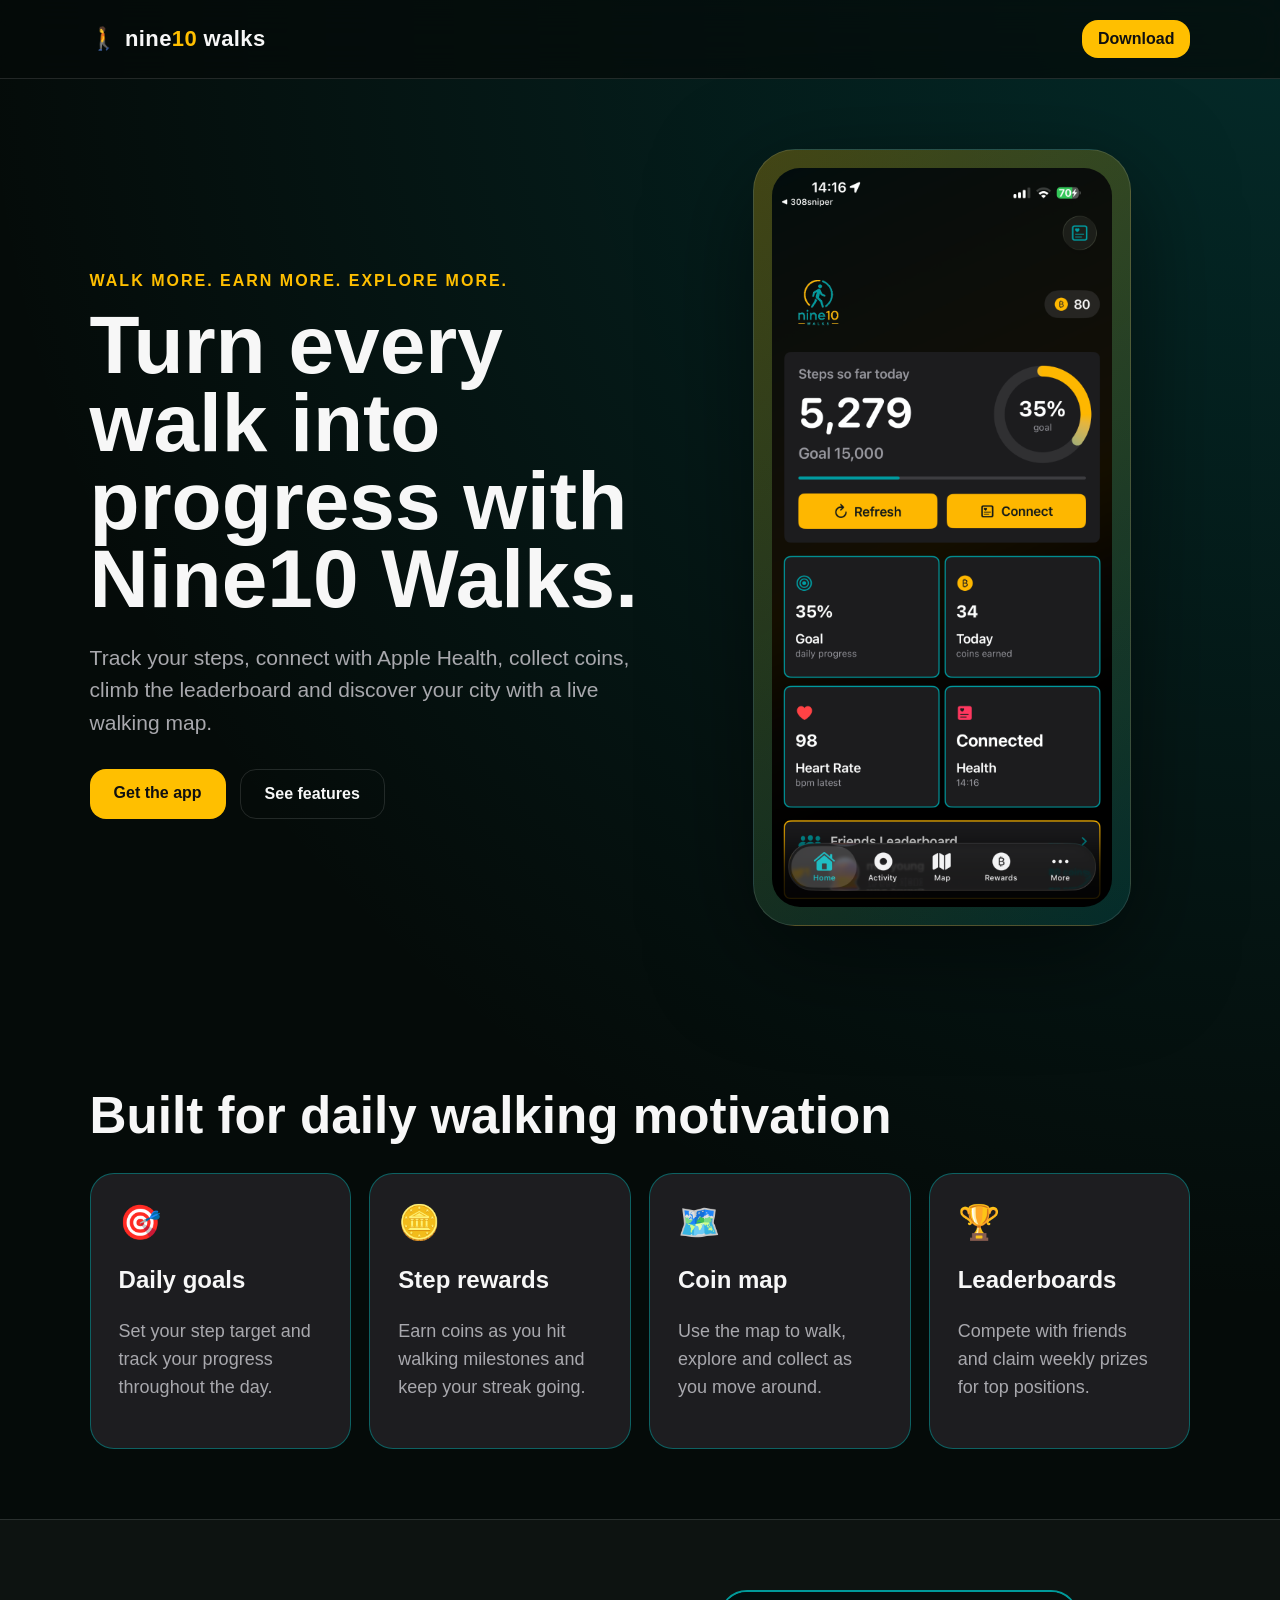
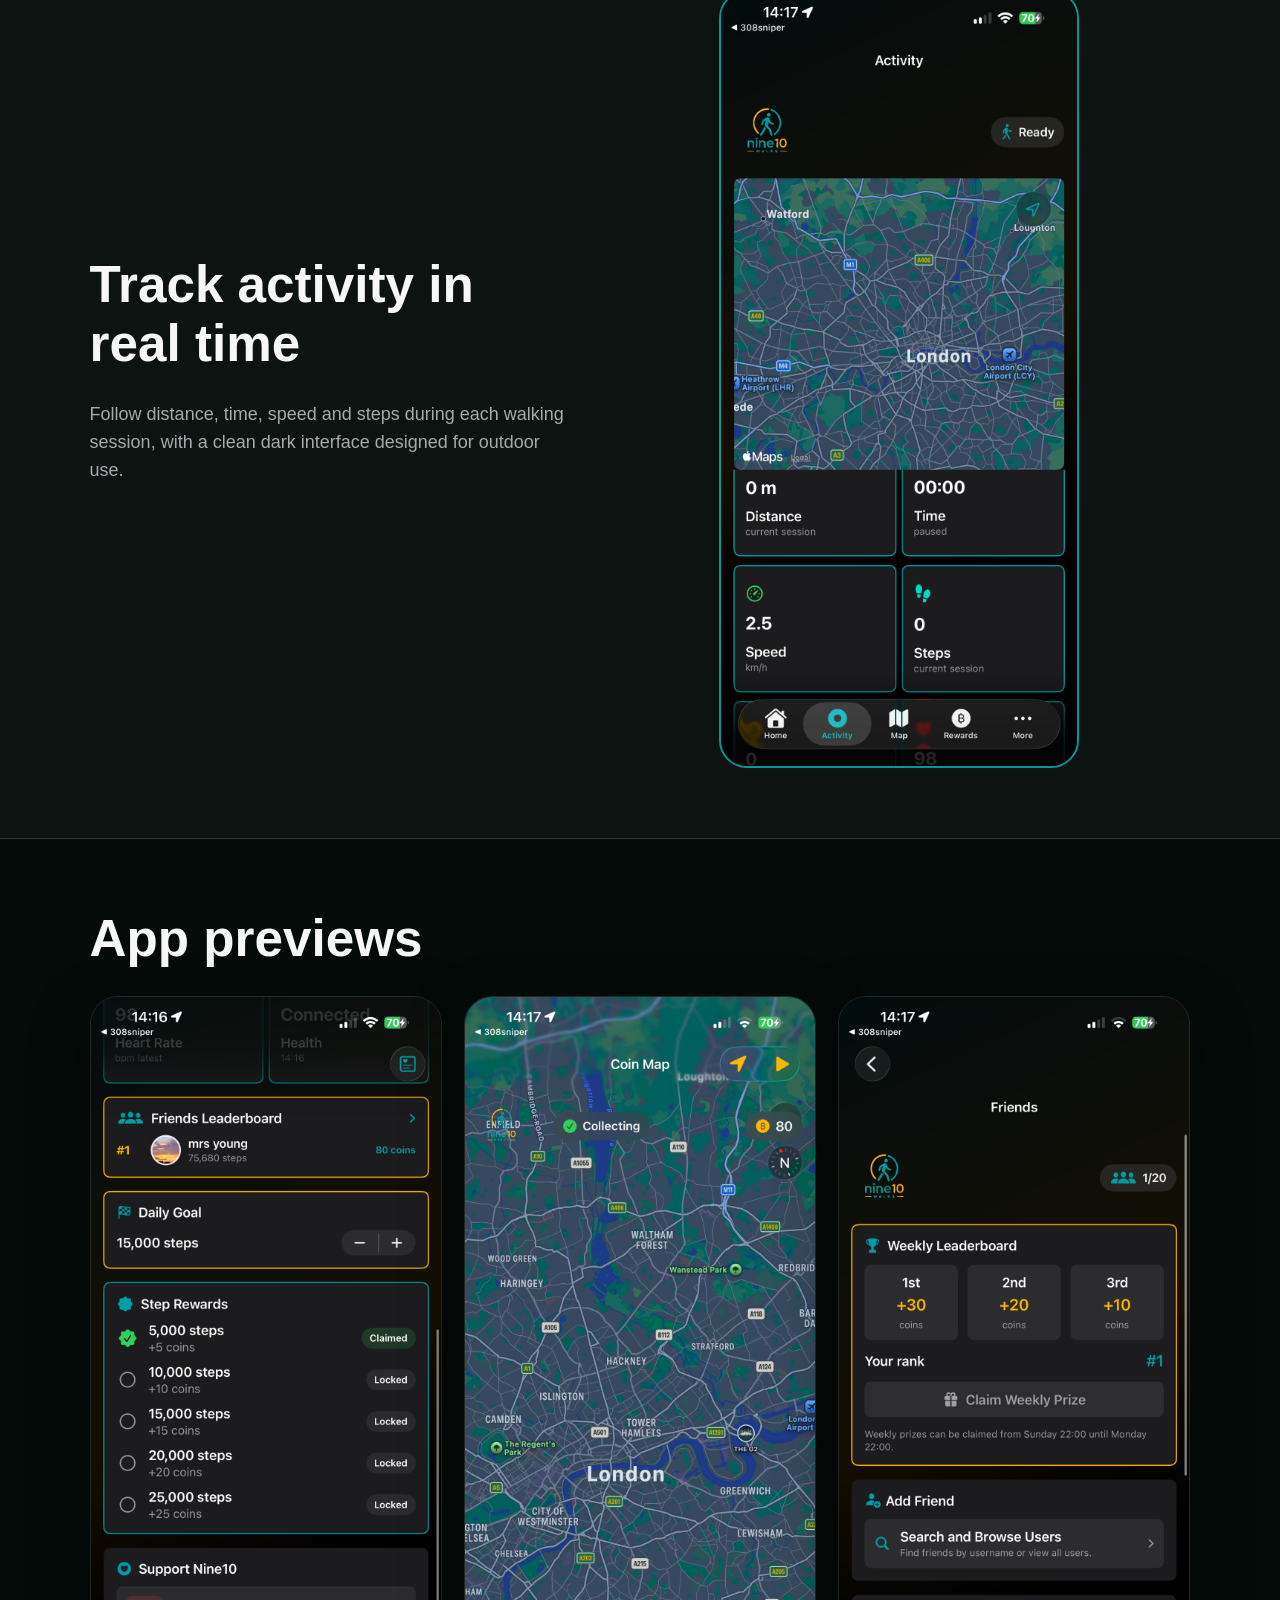
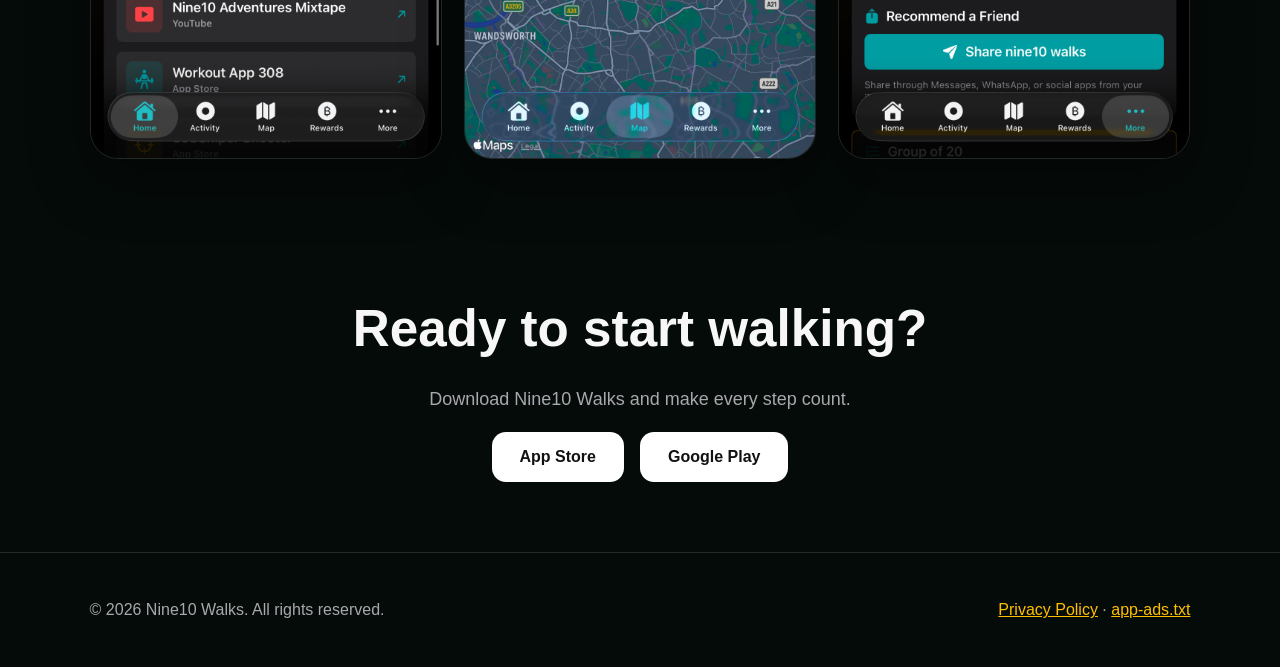
<file: index.html>
<!doctype html>
<html lang="en">
<head>
  <meta charset="utf-8" />
  <meta name="viewport" content="width=device-width, initial-scale=1" />
  <title>Nine10 Walks</title>
  <meta name="description" content="Nine10 Walks is a walking, step rewards and friends leaderboard app." />
  <link rel="stylesheet" href="styles.css" />
</head>
<body>
  <header class="nav">
    <div class="brand"><span class="mark">🚶</span><span>nine<span>10</span> walks</span></div>
    <a href="#download" class="button small">Download</a>
  </header>

  <main>
    <section class="hero">
      <div class="hero-text">
        <p class="eyebrow">Walk more. Earn more. Explore more.</p>
        <h1>Turn every walk into progress with Nine10 Walks.</h1>
        <p class="lead">Track your steps, connect with Apple Health, collect coins, climb the leaderboard and discover your city with a live walking map.</p>
        <div class="actions">
          <a class="button" href="#download">Get the app</a>
          <a class="button ghost" href="#features">See features</a>
        </div>
      </div>
      <div class="phone-card"><img src="assets/home.png" alt="Nine10 Walks home screen showing step progress and rewards" /></div>
    </section>

    <section id="features" class="features">
      <h2>Built for daily walking motivation</h2>
      <div class="grid">
        <article><span>🎯</span><h3>Daily goals</h3><p>Set your step target and track your progress throughout the day.</p></article>
        <article><span>🪙</span><h3>Step rewards</h3><p>Earn coins as you hit walking milestones and keep your streak going.</p></article>
        <article><span>🗺️</span><h3>Coin map</h3><p>Use the map to walk, explore and collect as you move around.</p></article>
        <article><span>🏆</span><h3>Leaderboards</h3><p>Compete with friends and claim weekly prizes for top positions.</p></article>
      </div>
    </section>

    <section class="showcase">
      <div><h2>Track activity in real time</h2><p>Follow distance, time, speed and steps during each walking session, with a clean dark interface designed for outdoor use.</p></div>
      <img src="assets/activity.png" alt="Activity screen with map and live walking stats" />
    </section>

    <section class="screens">
      <h2>App previews</h2>
      <div class="screen-row">
        <img src="assets/rewards.png" alt="Rewards and step milestone screen" />
        <img src="assets/map.png" alt="Coin map screen in London" />
        <img src="assets/friends.png" alt="Friends leaderboard screen" />
      </div>
    </section>

    <section id="download" class="cta">
      <h2>Ready to start walking?</h2>
      <p>Download Nine10 Walks and make every step count.</p>
      <div class="store-buttons">
        <a href="#">App Store</a>
        <a href="#">Google Play</a>
      </div>
    </section>
  </main>

  <footer>
    <p>© <span id="year"></span> Nine10 Walks. All rights reserved.</p>
    <p><a href="privacy.html">Privacy Policy</a> · <a href="app-ads.txt">app-ads.txt</a></p>
  </footer>
  <script>document.getElementById('year').textContent = new Date().getFullYear();</script>
</body>
</html>
</file>
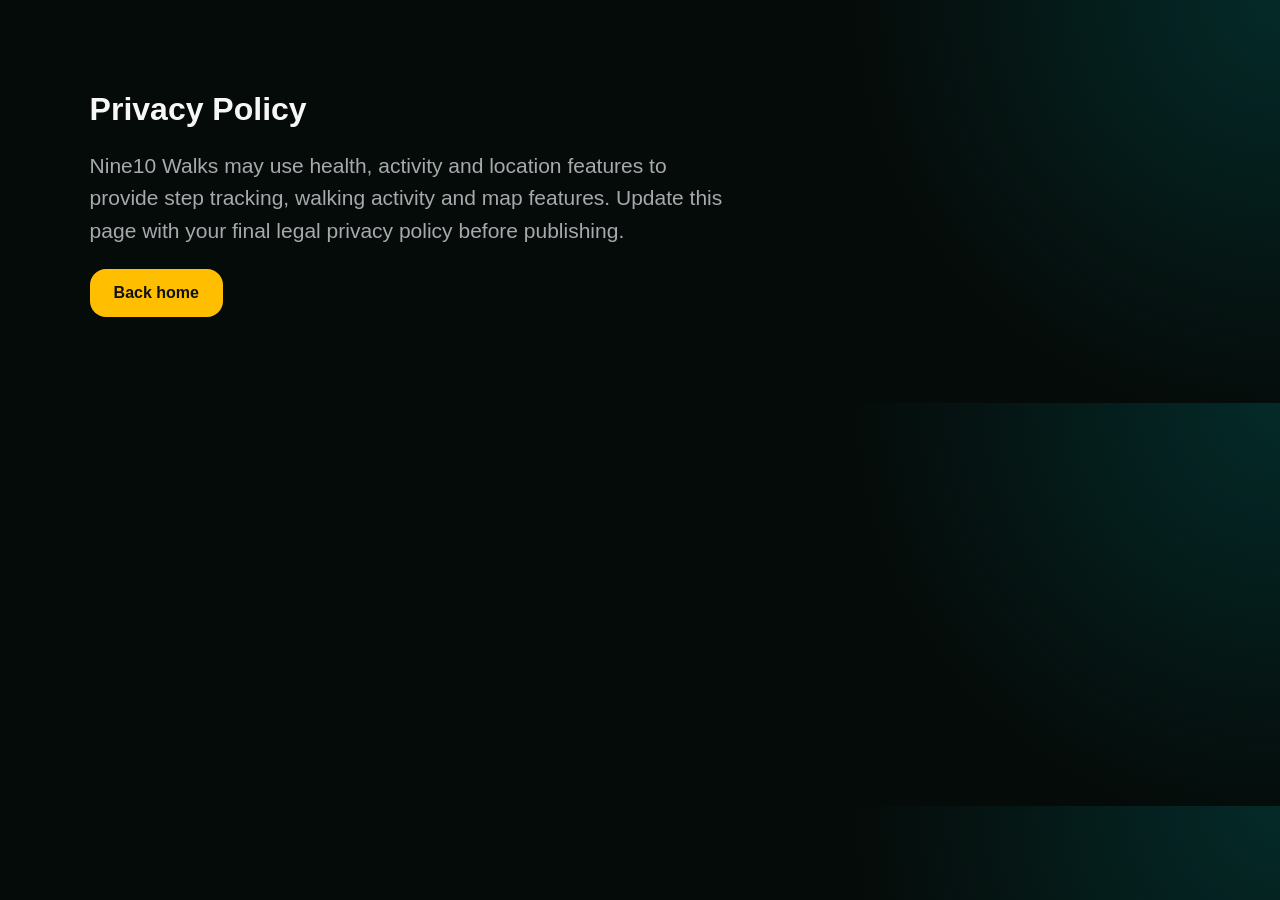
<file: privacy.html>
<!doctype html><html lang="en"><head><meta charset="utf-8"><meta name="viewport" content="width=device-width,initial-scale=1"><title>Privacy Policy | Nine10 Walks</title><link rel="stylesheet" href="styles.css"></head><body><main class="features"><h1>Privacy Policy</h1><p class="lead">Nine10 Walks may use health, activity and location features to provide step tracking, walking activity and map features. Update this page with your final legal privacy policy before publishing.</p><p><a class="button" href="index.html">Back home</a></p></main></body></html>
</file>
<file: styles.css>
:root{
  --bg:#050b09; --card:#1d1d20; --text:#f7f7f7; --muted:#a8a8ad; --teal:#009a9a; --amber:#ffbf00; --line:rgba(255,255,255,.12);
}
*{box-sizing:border-box} body{margin:0;font-family:-apple-system,BlinkMacSystemFont,"Segoe UI",Roboto,Arial,sans-serif;background:radial-gradient(circle at top right,rgba(0,154,154,.22),transparent 32%),var(--bg);color:var(--text)}
a{color:inherit}.nav{position:sticky;top:0;z-index:5;display:flex;justify-content:space-between;align-items:center;padding:20px 7%;backdrop-filter:blur(18px);background:rgba(5,11,9,.72);border-bottom:1px solid var(--line)}
.brand{font-weight:800;font-size:22px;letter-spacing:.4px;text-transform:lowercase}.brand span span{color:var(--amber)}.mark{color:var(--teal);margin-right:8px}.button{display:inline-block;background:var(--amber);color:#101010;text-decoration:none;font-weight:800;padding:15px 24px;border-radius:16px}.button.small{padding:10px 16px}.button.ghost{background:transparent;color:var(--text);border:1px solid var(--line)}
.hero{display:grid;grid-template-columns:1.05fr .95fr;gap:54px;align-items:center;padding:70px 7% 90px}.eyebrow{color:var(--amber);font-weight:800;text-transform:uppercase;letter-spacing:2px}.hero h1{font-size:clamp(44px,7vw,82px);line-height:.95;margin:0 0 24px}.lead{font-size:21px;color:var(--muted);line-height:1.55;max-width:650px}.actions{display:flex;gap:14px;flex-wrap:wrap;margin-top:30px}.phone-card{justify-self:center;background:linear-gradient(145deg,rgba(255,191,0,.25),rgba(0,154,154,.18));border:1px solid var(--line);border-radius:42px;padding:18px;box-shadow:0 30px 100px rgba(0,0,0,.5)}.phone-card img,.showcase img,.screen-row img{display:block;max-width:100%;border-radius:28px}.phone-card img{width:340px}
.features,.screens,.cta{padding:70px 7%}.features h2,.showcase h2,.screens h2,.cta h2{font-size:clamp(32px,4vw,54px);margin:0 0 28px}.grid{display:grid;grid-template-columns:repeat(4,1fr);gap:18px}.grid article{background:var(--card);border:1px solid rgba(0,154,154,.55);border-radius:24px;padding:28px}.grid span{font-size:34px}.grid h3{font-size:24px}.grid p,.showcase p,.cta p{color:var(--muted);line-height:1.55;font-size:18px}.showcase{display:grid;grid-template-columns:.9fr 1.1fr;gap:40px;align-items:center;padding:70px 7%;background:rgba(255,255,255,.03);border-block:1px solid var(--line)}.showcase img{width:360px;justify-self:center;border:2px solid var(--teal)}
.screen-row{display:grid;grid-template-columns:repeat(3,1fr);gap:22px}.screen-row img{border:1px solid var(--line);box-shadow:0 20px 60px rgba(0,0,0,.35)}.cta{text-align:center}.store-buttons{display:flex;justify-content:center;gap:16px;flex-wrap:wrap}.store-buttons a{background:#fff;color:#111;text-decoration:none;font-weight:800;padding:16px 28px;border-radius:14px}footer{padding:32px 7%;color:var(--muted);border-top:1px solid var(--line);display:flex;justify-content:space-between;gap:16px;flex-wrap:wrap}footer a{color:var(--amber)}
@media(max-width:850px){.hero,.showcase{grid-template-columns:1fr}.grid,.screen-row{grid-template-columns:1fr}.hero{padding-top:40px}.phone-card img{width:290px}.nav{padding:16px 5%}}
</file>
